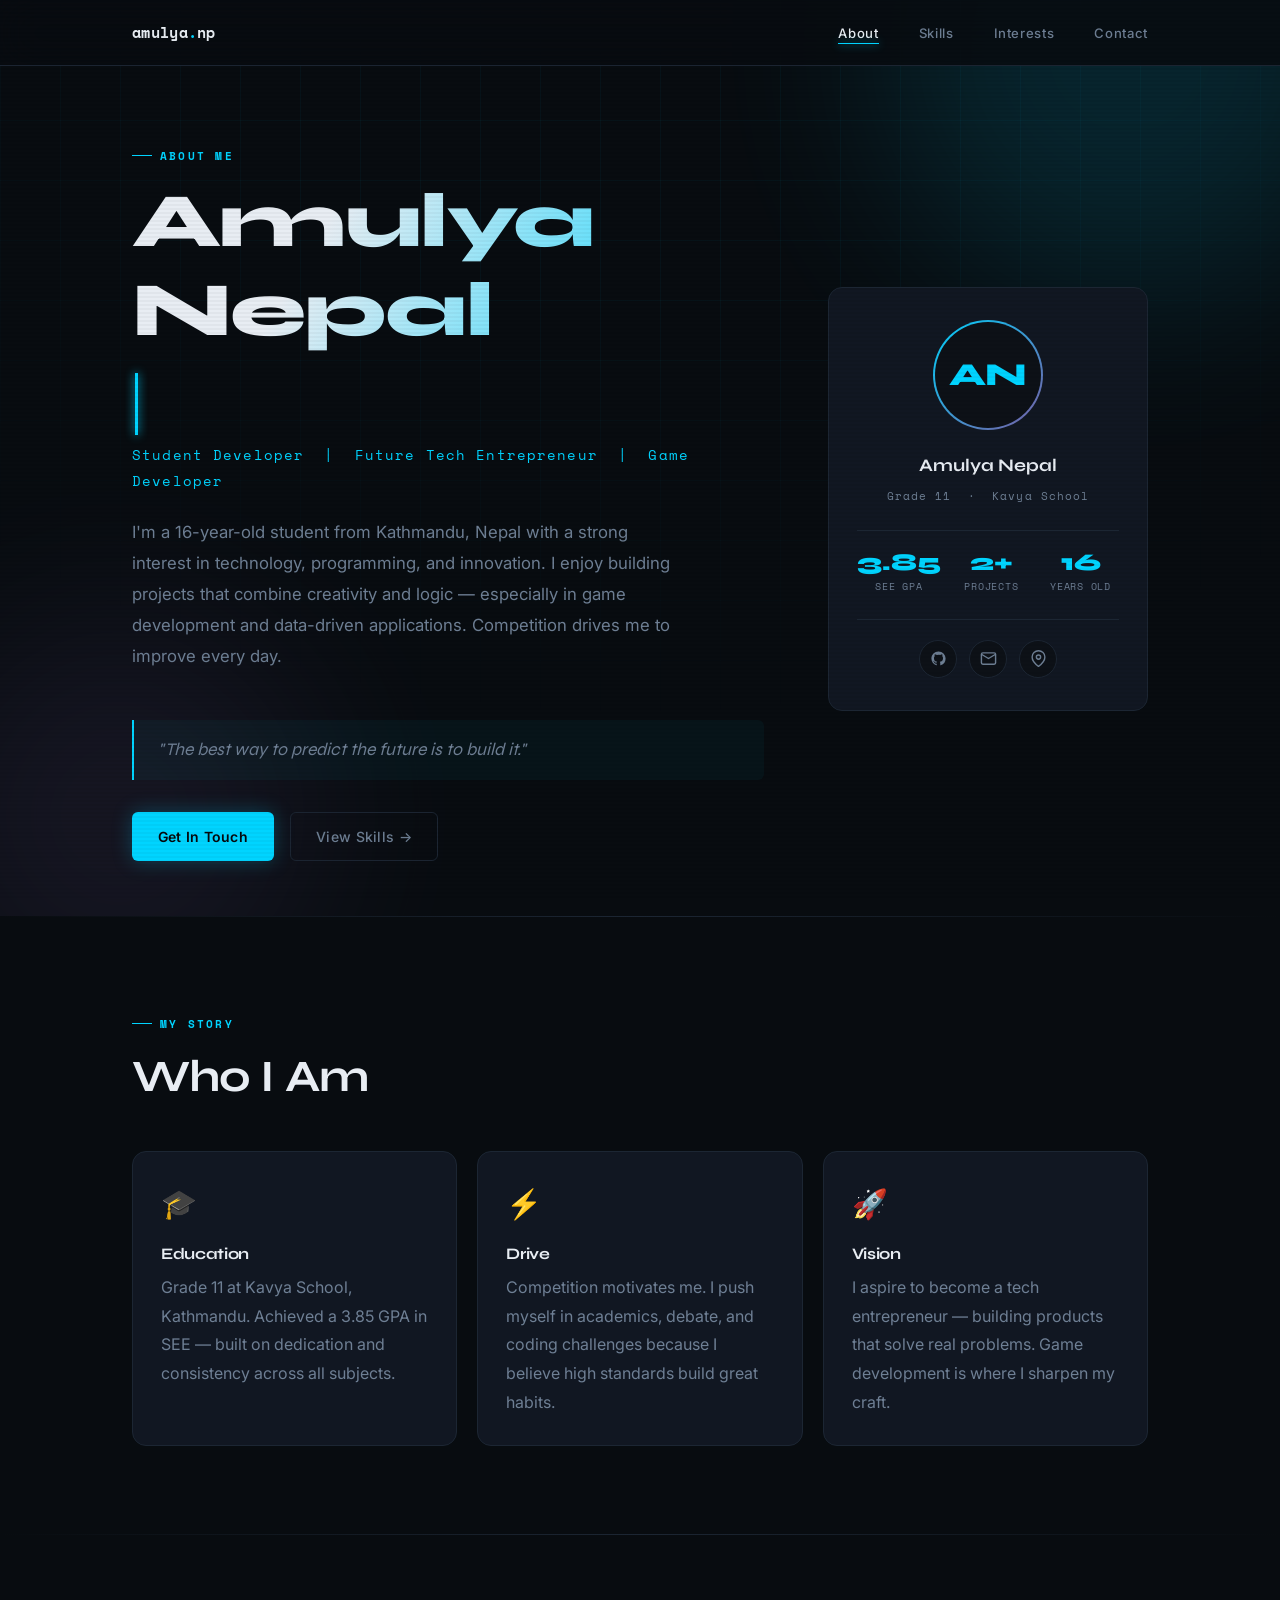
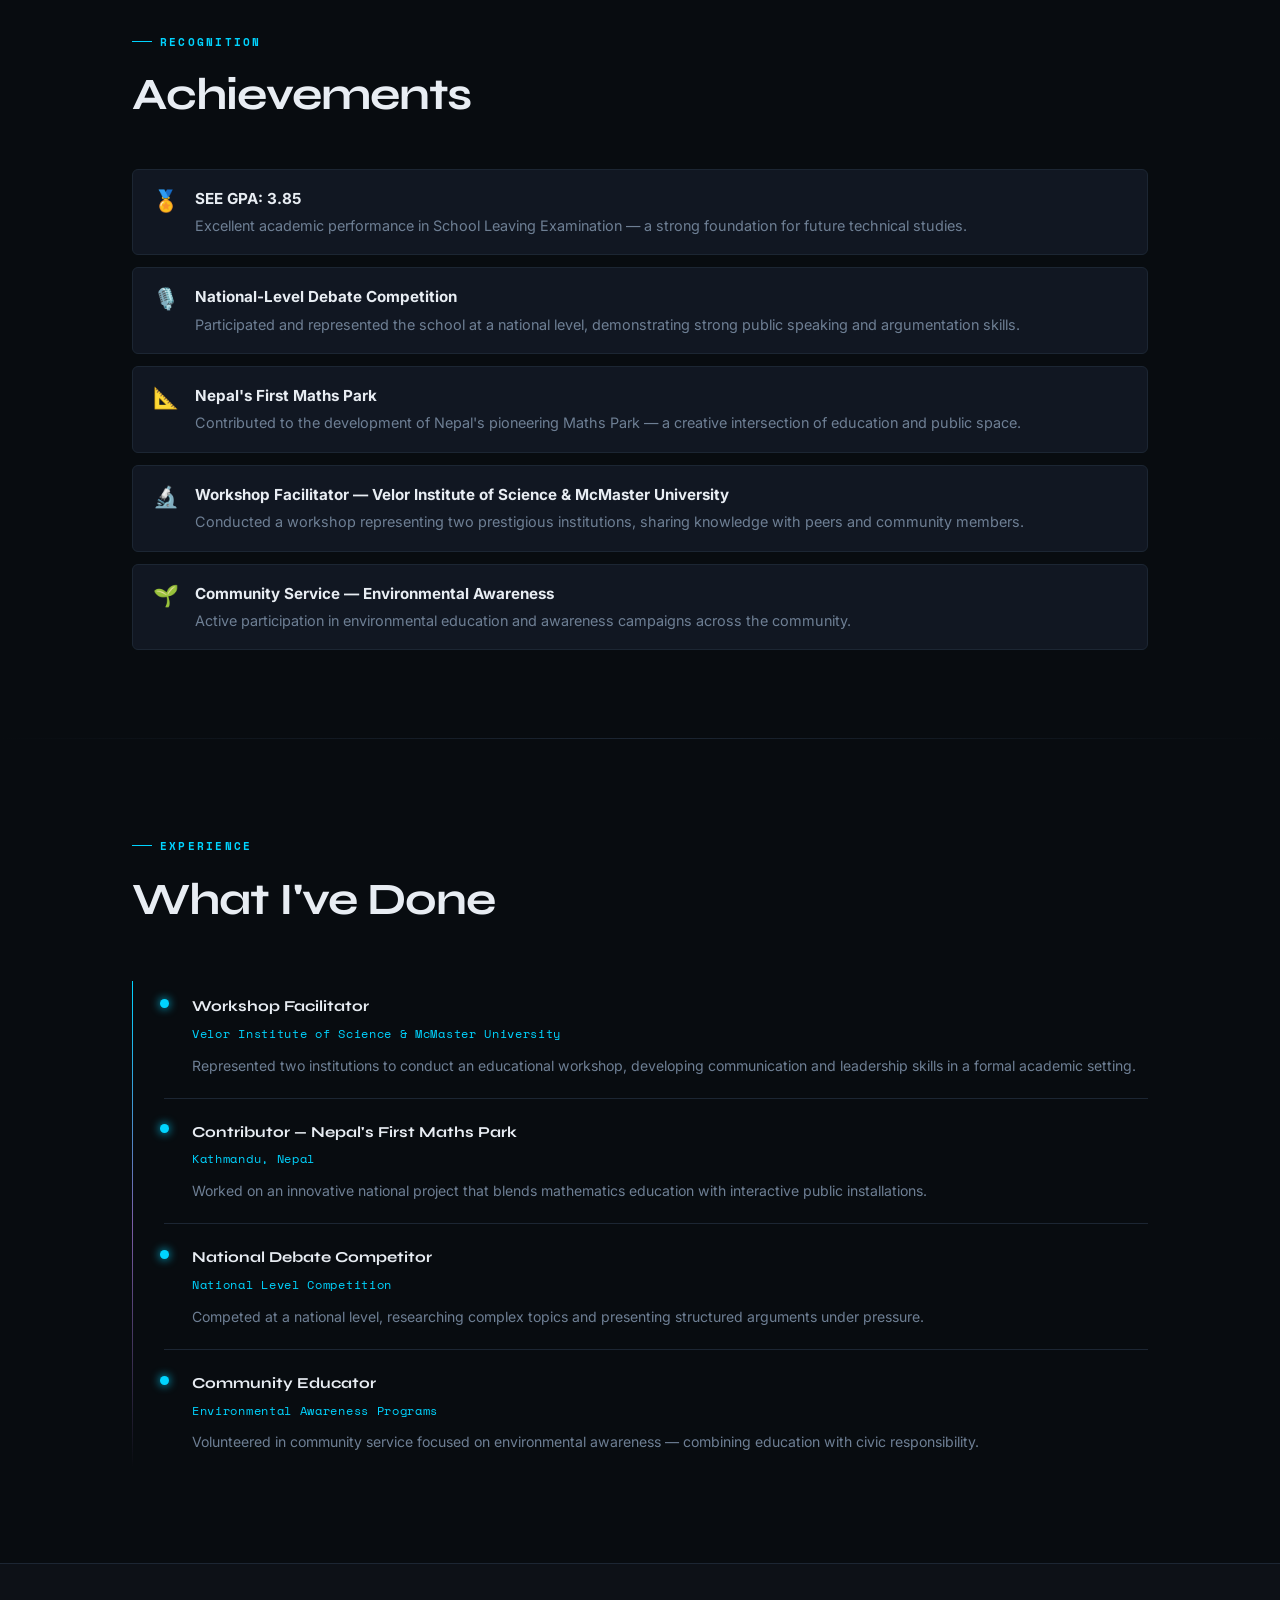
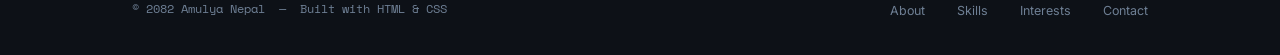
<file: index.html>
<!DOCTYPE html>
<html lang="en">
<head>
  <meta charset="UTF-8" />
  <meta name="viewport" content="width=device-width, initial-scale=1.0" />
  <meta name="description" content="Amulya Nepal — Student Developer, Game Developer, Future Tech Entrepreneur" />
  <title>Amulya Nepal — About</title>

  <!-- EXTERNAL CSS -->
  <link rel="stylesheet" href="styles.css" />
  <link rel="stylesheet" href="about.css" />

  <!-- INTERNAL CSS -->
  <style>
    /* ── Internal: Hero section background grid lines ── */
    .hero-section {
      position: relative;
      overflow: hidden;
    }

    .hero-section::before {
      content: '';
      position: absolute;
      inset: 0;
      background-image:
        linear-gradient(rgba(0,212,255,0.04) 1px, transparent 1px),
        linear-gradient(90deg, rgba(0,212,255,0.04) 1px, transparent 1px);
      background-size: 60px 60px;
      z-index: 0;
      mask-image: radial-gradient(ellipse 80% 80% at 50% 0%, black 40%, transparent 100%);
    }

    .section-header {
      margin-bottom: 3rem;
    }

    .section-header h2 {
      margin-top: 0.4rem;
    }

    /* Experience timeline */
    .timeline {
      display: flex;
      flex-direction: column;
      gap: 0;
      position: relative;
      padding-left: 2rem;
    }

    .timeline::before {
      content: '';
      position: absolute;
      left: 0;
      top: 8px;
      bottom: 8px;
      width: 1px;
      background: linear-gradient(to bottom, var(--accent), var(--accent-2), transparent);
    }

    .timeline-item {
      position: relative;
      padding: 1.25rem 0 1.25rem 1.75rem;
      border-bottom: 1px solid var(--border);
    }

    .timeline-item:last-child {
      border-bottom: none;
    }

    .timeline-item::before {
      content: '';
      position: absolute;
      left: -4.5px;
      top: 1.6rem;
      width: 9px;
      height: 9px;
      border-radius: 50%;
      background: var(--accent);
      box-shadow: 0 0 10px var(--accent);
    }

    .timeline-role {
      font-family: var(--font-head);
      font-size: 0.95rem;
      font-weight: 700;
      color: var(--text);
      margin-bottom: 0.2rem;
    }

    .timeline-org {
      font-family: var(--font-mono);
      font-size: 0.72rem;
      color: var(--accent);
      letter-spacing: 0.06em;
      margin-bottom: 0.5rem;
    }

    .timeline-desc {
      font-size: 0.88rem;
      color: var(--text-sub);
    }

    @media (max-width: 600px) {
      .timeline { padding-left: 1.25rem; }
    }
  </style>
</head>
<body>

  <!-- ═══ NAVIGATION ═══ -->
  <nav class="nav">
    <div class="nav-inner">
      <!-- INLINE CSS on logo for custom letter-spacing tweak -->
      <a href="about.html" class="nav-logo" style="letter-spacing: 0.02em;">amulya<span class="dot">.</span>np</a>
      <ul class="nav-links">
        <li><a href="about.html" class="active">About</a></li>
        <li><a href="skills.html">Skills</a></li>
        <li><a href="interests.html">Interests</a></li>
        <li><a href="contact.html">Contact</a></li>
      </ul>
    </div>
  </nav>

  <main>

    <!-- ═══ HERO ═══ -->
    <section class="hero-section page-top">
      <!-- INLINE CSS on blobs -->
      <div class="blob" style="width:500px;height:500px;background:var(--accent);top:-200px;right:-100px;"></div>
      <div class="blob" style="width:400px;height:400px;background:var(--accent-2);bottom:-100px;left:-80px;"></div>

      <div class="container" style="position:relative;z-index:1;">
        <div class="hero-grid">

          <!-- Left: Text -->
          <div>
            <span class="label au">About Me</span>

            <h1 class="au d1">
              <span class="hero-name">Amulya Nepal</span><span class="hero-cursor"></span>
            </h1>

            <p class="hero-tagline au d2">Student Developer &nbsp;|&nbsp; Future Tech Entrepreneur &nbsp;|&nbsp; Game Developer</p>

            <p class="hero-bio au d3">
              I'm a 16-year-old student from Kathmandu, Nepal with a strong interest in
              technology, programming, and innovation. I enjoy building projects that combine
              creativity and logic — especially in game development and data-driven applications.
              Competition drives me to improve every day.
            </p>

            <blockquote class="quote-block au d4">
              <p>"The best way to predict the future is to build it."</p>
            </blockquote>

            <div class="hero-actions au d5">
              <a href="contact.html" class="btn btn-primary">Get In Touch</a>
              <a href="skills.html" class="btn btn-ghost">View Skills →</a>
            </div>
          </div>

          <!-- Right: Profile Card -->
          <div class="au d2">
            <div class="profile-card">
              <div class="avatar-wrap">
                <div class="avatar-inner">AN</div>
              </div>
              <p class="profile-name">Amulya Nepal</p>
              <p class="profile-role">Grade 11 &nbsp;·&nbsp; Kavya School</p>

              <div class="stat-row">
                <div class="stat-box">
                  <span class="stat-num">3.85</span>
                  <span class="stat-lbl">SEE GPA</span>
                </div>
                <div class="stat-box">
                  <span class="stat-num">2+</span>
                  <span class="stat-lbl">Projects</span>
                </div>
                <div class="stat-box">
                  <span class="stat-num">16</span>
                  <span class="stat-lbl">Years Old</span>
                </div>
              </div>

              <div class="profile-socials">
                <!-- GitHub -->
                <a href="https://github.com/amulyanepal" target="_blank" rel="noopener" class="soc-btn" aria-label="GitHub">
                  <svg width="17" height="17" viewBox="0 0 24 24" fill="currentColor">
                    <path d="M12 2C6.477 2 2 6.484 2 12.017c0 4.425 2.865 8.18 6.839 9.504.5.092.682-.217.682-.483 0-.237-.008-.868-.013-1.703-2.782.605-3.369-1.343-3.369-1.343-.454-1.158-1.11-1.466-1.11-1.466-.908-.62.069-.608.069-.608 1.003.07 1.531 1.032 1.531 1.032.892 1.53 2.341 1.088 2.91.832.092-.647.35-1.088.636-1.338-2.22-.253-4.555-1.113-4.555-4.951 0-1.093.39-1.988 1.029-2.688-.103-.253-.446-1.272.098-2.65 0 0 .84-.27 2.75 1.026A9.564 9.564 0 0112 6.844c.85.004 1.705.115 2.504.337 1.909-1.296 2.747-1.027 2.747-1.027.546 1.379.202 2.398.1 2.651.64.7 1.028 1.595 1.028 2.688 0 3.848-2.339 4.695-4.566 4.943.359.309.678.92.678 1.855 0 1.338-.012 2.419-.012 2.747 0 .268.18.58.688.482A10.019 10.019 0 0022 12.017C22 6.484 17.522 2 12 2z"/>
                  </svg>
                </a>
                <!-- Email -->
                <a href="mailto:amulyanepal@gmail.com" class="soc-btn" aria-label="Email">
                  <svg width="17" height="17" viewBox="0 0 24 24" fill="none" stroke="currentColor" stroke-width="2">
                    <path d="M4 4h16c1.1 0 2 .9 2 2v12c0 1.1-.9 2-2 2H4c-1.1 0-2-.9-2-2V6c0-1.1.9-2 2-2z"/>
                    <polyline points="22,6 12,12 2,6"/>
                  </svg>
                </a>
                <!-- Location pin -->
                <a href="#" class="soc-btn" aria-label="Location">
                  <svg width="17" height="17" viewBox="0 0 24 24" fill="none" stroke="currentColor" stroke-width="2">
                    <path d="M21 10c0 7-9 13-9 13s-9-6-9-13a9 9 0 0 1 18 0z"/>
                    <circle cx="12" cy="10" r="3"/>
                  </svg>
                </a>
              </div>
            </div>
          </div>

        </div>
      </div>
    </section>

    <div class="divider"></div>

    <!-- ═══ STORY ═══ -->
    <section class="section">
      <div class="container">
        <div class="section-header">
          <span class="label">My Story</span>
          <h2>Who I Am</h2>
        </div>

        <div class="about-cards">
          <div class="about-card card">
            <span class="ac-icon">🎓</span>
            <h3>Education</h3>
            <p>Grade 11 at Kavya School, Kathmandu. Achieved a 3.85 GPA in SEE — built on dedication and consistency across all subjects.</p>
          </div>
          <div class="about-card card">
            <span class="ac-icon">⚡</span>
            <h3>Drive</h3>
            <p>Competition motivates me. I push myself in academics, debate, and coding challenges because I believe high standards build great habits.</p>
          </div>
          <div class="about-card card">
            <span class="ac-icon">🚀</span>
            <h3>Vision</h3>
            <p>I aspire to become a tech entrepreneur — building products that solve real problems. Game development is where I sharpen my craft.</p>
          </div>
        </div>
      </div>
    </section>

    <div class="divider"></div>

    <!-- ═══ ACHIEVEMENTS ═══ -->
    <section class="section">
      <div class="container">
        <div class="section-header">
          <span class="label">Recognition</span>
          <h2>Achievements</h2>
        </div>

        <div class="achievement-list">
          <div class="ach-item">
            <span class="ach-icon">🏅</span>
            <div class="ach-text">
              <strong>SEE GPA: 3.85</strong>
              Excellent academic performance in School Leaving Examination — a strong foundation for future technical studies.
            </div>
          </div>
          <div class="ach-item">
            <span class="ach-icon">🎙️</span>
            <div class="ach-text">
              <strong>National-Level Debate Competition</strong>
              Participated and represented the school at a national level, demonstrating strong public speaking and argumentation skills.
            </div>
          </div>
          <div class="ach-item">
            <span class="ach-icon">📐</span>
            <div class="ach-text">
              <strong>Nepal's First Maths Park</strong>
              Contributed to the development of Nepal's pioneering Maths Park — a creative intersection of education and public space.
            </div>
          </div>
          <div class="ach-item">
            <span class="ach-icon">🔬</span>
            <div class="ach-text">
              <strong>Workshop Facilitator — Velor Institute of Science &amp; McMaster University</strong>
              Conducted a workshop representing two prestigious institutions, sharing knowledge with peers and community members.
            </div>
          </div>
          <div class="ach-item">
            <span class="ach-icon">🌱</span>
            <div class="ach-text">
              <strong>Community Service — Environmental Awareness</strong>
              Active participation in environmental education and awareness campaigns across the community.
            </div>
          </div>
        </div>
      </div>
    </section>

    <div class="divider"></div>

    <!-- ═══ EXPERIENCE ═══ -->
    <section class="section">
      <div class="container">
        <div class="section-header">
          <span class="label">Experience</span>
          <h2>What I've Done</h2>
        </div>

        <div class="timeline">
          <div class="timeline-item">
            <p class="timeline-role">Workshop Facilitator</p>
            <p class="timeline-org">Velor Institute of Science &amp; McMaster University</p>
            <p class="timeline-desc">Represented two institutions to conduct an educational workshop, developing communication and leadership skills in a formal academic setting.</p>
          </div>
          <div class="timeline-item">
            <p class="timeline-role">Contributor — Nepal's First Maths Park</p>
            <p class="timeline-org">Kathmandu, Nepal</p>
            <p class="timeline-desc">Worked on an innovative national project that blends mathematics education with interactive public installations.</p>
          </div>
          <div class="timeline-item">
            <p class="timeline-role">National Debate Competitor</p>
            <p class="timeline-org">National Level Competition</p>
            <p class="timeline-desc">Competed at a national level, researching complex topics and presenting structured arguments under pressure.</p>
          </div>
          <div class="timeline-item">
            <p class="timeline-role">Community Educator</p>
            <p class="timeline-org">Environmental Awareness Programs</p>
            <p class="timeline-desc">Volunteered in community service focused on environmental awareness — combining education with civic responsibility.</p>
          </div>
        </div>
      </div>
    </section>

  </main>

  <!-- ═══ FOOTER ═══ -->
  <footer class="footer">
    <div class="container">
      <div class="footer-inner">
        <p class="footer-copy">© 2082 Amulya Nepal &nbsp;—&nbsp; Built with HTML &amp; CSS</p>
        <ul class="footer-links">
          <li><a href="about.html">About</a></li>
          <li><a href="skills.html">Skills</a></li>
          <li><a href="interests.html">Interests</a></li>
          <li><a href="contact.html">Contact</a></li>
        </ul>
      </div>
    </div>
  </footer>

</body>
</html>
</file>
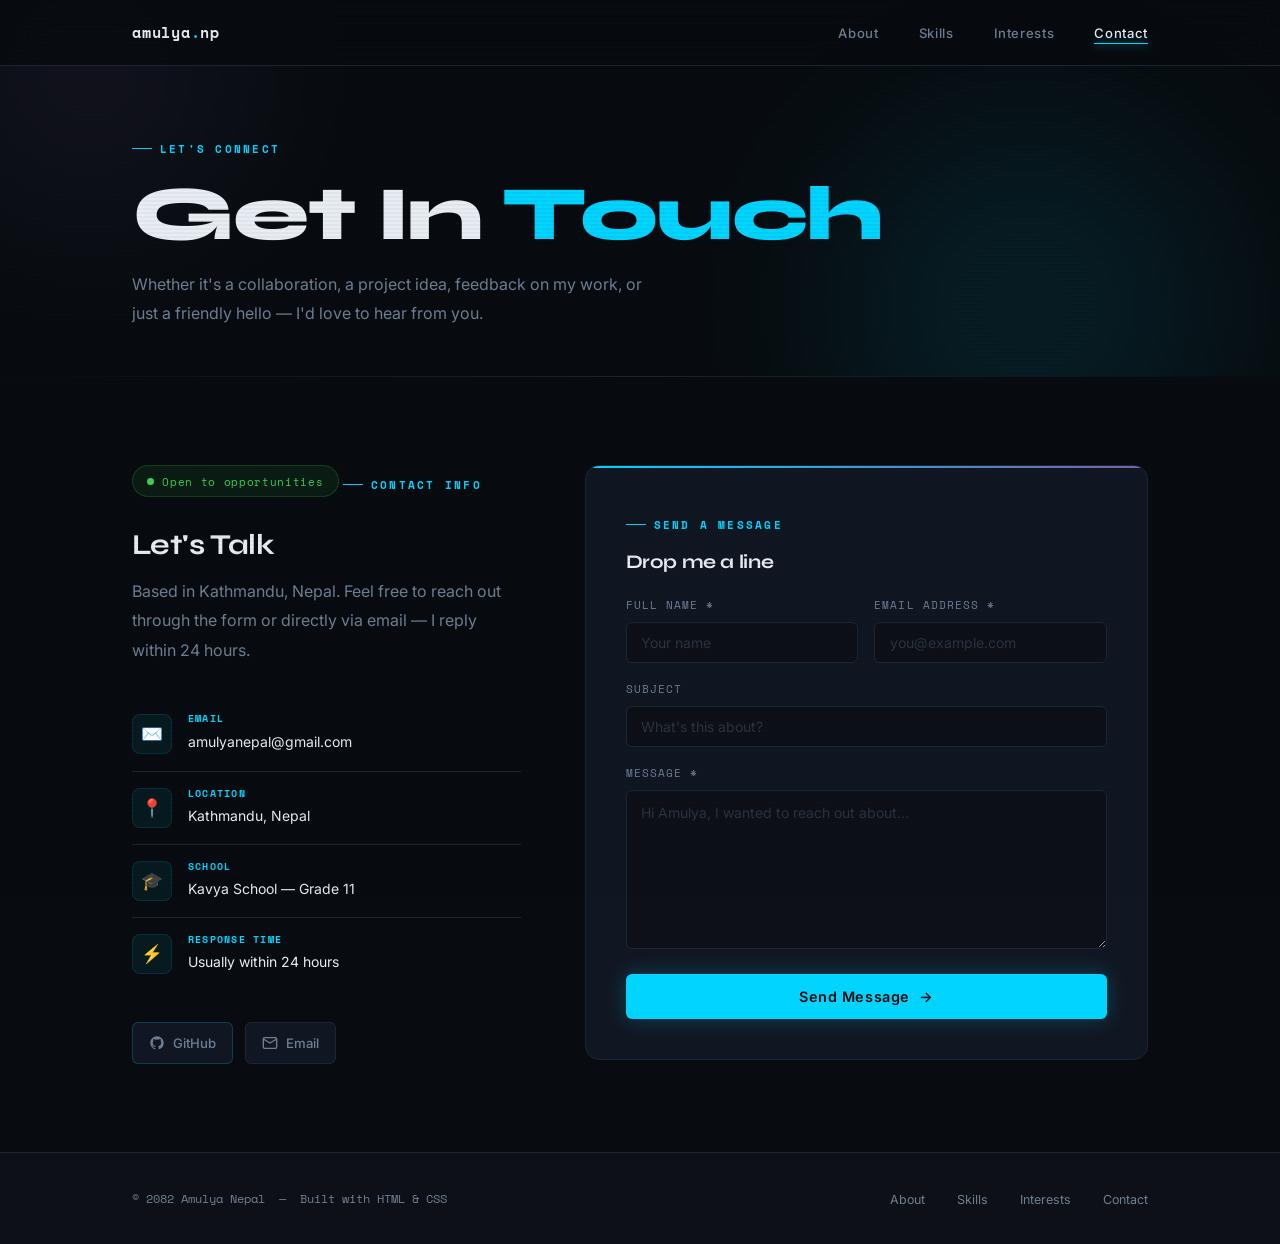
<file: contact.html>
<!DOCTYPE html>
<html lang="en">
<head>
  <meta charset="UTF-8" />
  <meta name="viewport" content="width=device-width, initial-scale=1.0" />
  <meta name="description" content="Contact — Amulya Nepal's Portfolio" />
  <title>Amulya Nepal — Contact</title>

  <!-- EXTERNAL CSS -->
  <link rel="stylesheet" href="styles.css" />
  <link rel="stylesheet" href="contact.css" />

  <!-- INTERNAL CSS -->
  <style>
    /* ── Internal: availability badge ── */
    .avail-badge {
      display: inline-flex;
      align-items: center;
      gap: 0.5rem;
      padding: 0.35rem 0.9rem;
      background: rgba(57,211,83,0.08);
      border: 1px solid rgba(57,211,83,0.2);
      border-radius: 999px;
      font-family: var(--font-mono);
      font-size: 0.7rem;
      color: var(--green);
      letter-spacing: 0.06em;
      margin-bottom: 1.5rem;
    }

    .avail-dot {
      width: 7px;
      height: 7px;
      border-radius: 50%;
      background: var(--green);
      animation: pulse-glow 2s ease-in-out infinite;
    }

    /* hero h1 small text below */
    .contact-subhead {
      font-size: 1rem;
      color: var(--text-sub);
      margin-top: 0.75rem;
      max-width: 520px;
    }
  </style>
</head>
<body>

  <!-- ═══ NAV ═══ -->
  <nav class="nav">
    <div class="nav-inner">
      <a href="about.html" class="nav-logo">amulya<span class="dot">.</span>np</a>
      <ul class="nav-links">
        <li><a href="about.html">About</a></li>
        <li><a href="skills.html">Skills</a></li>
        <li><a href="interests.html">Interests</a></li>
        <li><a href="contact.html" class="active">Contact</a></li>
      </ul>
    </div>
  </nav>

  <main>

    <!-- ═══ HERO ═══ -->
    <section class="page-top" style="position:relative;overflow:hidden;">
      <!-- INLINE CSS on glow blobs -->
      <div class="blob" style="width:380px;height:380px;background:var(--accent);bottom:-120px;right:5%;opacity:0.09;"></div>
      <div class="blob" style="width:300px;height:300px;background:var(--accent-2);top:-80px;left:-60px;opacity:0.1;"></div>

      <div class="container" style="position:relative;z-index:1;">
        <span class="label au">Let's Connect</span>
        <h1 class="au d1">Get In <em style="color:var(--accent);font-style:normal;">Touch</em></h1>
        <p class="contact-subhead au d2">
          Whether it's a collaboration, a project idea, feedback on my work,
          or just a friendly hello — I'd love to hear from you.
        </p>
      </div>
    </section>

    <div class="divider"></div>

    <!-- ═══ MAIN CONTACT SECTION ═══ -->
    <section class="section">
      <div class="container">
        <div class="contact-layout">

          <!-- ── LEFT: Info ── -->
          <div>
            <div class="avail-badge">
              <div class="avail-dot"></div>
              Open to opportunities
            </div>

            <span class="label">Contact Info</span>
            <h2 style="margin-top:0.4rem;margin-bottom:1rem;font-size:1.8rem;">Let's Talk</h2>
            <p class="contact-blurb">
              Based in Kathmandu, Nepal. Feel free to reach out through the form
              or directly via email — I reply within 24 hours.
            </p>

            <!-- Info List -->
            <div class="info-list">
              <div class="info-row">
                <div class="info-ico">✉️</div>
                <div class="info-detail">
                  <h4>Email</h4>
                  <a href="mailto:amulyanepal@gmail.com">amulyanepal@gmail.com</a>
                </div>
              </div>

              <div class="info-row">
                <div class="info-ico">📍</div>
                <div class="info-detail">
                  <h4>Location</h4>
                  <p>Kathmandu, Nepal</p>
                </div>
              </div>

              <div class="info-row">
                <div class="info-ico">🎓</div>
                <div class="info-detail">
                  <h4>School</h4>
                  <p>Kavya School — Grade 11</p>
                </div>
              </div>

              <div class="info-row">
                <div class="info-ico">⚡</div>
                <div class="info-detail">
                  <h4>Response Time</h4>
                  <p>Usually within 24 hours</p>
                </div>
              </div>
            </div>

            <!-- Social Chips -->
            <div class="social-bar">
              <a href="https://github.com/amulyanepal" target="_blank" rel="noopener" class="soc-chip"
                 style="border-color: rgba(0,212,255,0.2);">
                <svg width="16" height="16" viewBox="0 0 24 24" fill="currentColor">
                  <path d="M12 2C6.477 2 2 6.484 2 12.017c0 4.425 2.865 8.18 6.839 9.504.5.092.682-.217.682-.483 0-.237-.008-.868-.013-1.703-2.782.605-3.369-1.343-3.369-1.343-.454-1.158-1.11-1.466-1.11-1.466-.908-.62.069-.608.069-.608 1.003.07 1.531 1.032 1.531 1.032.892 1.53 2.341 1.088 2.91.832.092-.647.35-1.088.636-1.338-2.22-.253-4.555-1.113-4.555-4.951 0-1.093.39-1.988 1.029-2.688-.103-.253-.446-1.272.098-2.65 0 0 .84-.27 2.75 1.026A9.564 9.564 0 0112 6.844c.85.004 1.705.115 2.504.337 1.909-1.296 2.747-1.027 2.747-1.027.546 1.379.202 2.398.1 2.651.64.7 1.028 1.595 1.028 2.688 0 3.848-2.339 4.695-4.566 4.943.359.309.678.92.678 1.855 0 1.338-.012 2.419-.012 2.747 0 .268.18.58.688.482A10.019 10.019 0 0022 12.017C22 6.484 17.522 2 12 2z"/>
                </svg>
                GitHub
              </a>
              <a href="mailto:amulyanepal@gmail.com" class="soc-chip">
                <svg width="16" height="16" viewBox="0 0 24 24" fill="none" stroke="currentColor" stroke-width="2">
                  <path d="M4 4h16c1.1 0 2 .9 2 2v12c0 1.1-.9 2-2 2H4c-1.1 0-2-.9-2-2V6c0-1.1.9-2 2-2z"/>
                  <polyline points="22,6 12,12 2,6"/>
                </svg>
                Email
              </a>
            </div>
          </div>

          <!-- ── RIGHT: Form ── -->
          <div>
            <div class="form-card">
              <span class="label">Send a Message</span>
              <h3 style="color:var(--text);margin-top:0.3rem;margin-bottom:1.5rem;">Drop me a line</h3>

              <!-- CONTACT FORM (Requirement) -->
              <form id="contactForm" action="#" method="POST" onsubmit="submitForm(event)">

                <div class="form-pair">
                  <div class="f-group">
                    <label for="fname" class="f-label">Full Name *</label>
                    <input
                      type="text"
                      id="fname"
                      name="name"
                      class="f-input"
                      placeholder="Your name"
                      required
                    />
                  </div>
                  <div class="f-group">
                    <label for="femail" class="f-label">Email Address *</label>
                    <input
                      type="email"
                      id="femail"
                      name="email"
                      class="f-input"
                      placeholder="you@example.com"
                      required
                    />
                  </div>
                </div>

                <div class="f-group">
                  <label for="fsubject" class="f-label">Subject</label>
                  <input
                    type="text"
                    id="fsubject"
                    name="subject"
                    class="f-input"
                    placeholder="What's this about?"
                  />
                </div>

                <div class="f-group">
                  <label for="fmessage" class="f-label">Message *</label>
                  <textarea
                    id="fmessage"
                    name="message"
                    class="f-input f-textarea"
                    placeholder="Hi Amulya, I wanted to reach out about..."
                    rows="6"
                    required
                  ></textarea>
                </div>

                <!-- INLINE CSS on submit for extra spacing -->
                <button type="submit" class="btn btn-primary submit-btn" style="margin-top:0.5rem;">
                  Send Message &nbsp;→
                </button>

              </form>

              <!-- Success State -->
              <div class="form-success" id="successState">
                <span class="success-ico">✅</span>
                <h3>Message Sent!</h3>
                <p>Thanks for reaching out. I'll get back to you within 24 hours.</p>
              </div>

            </div>
          </div>

        </div>
      </div>
    </section>

  </main>

  <footer class="footer">
    <div class="container">
      <div class="footer-inner">
        <p class="footer-copy">© 2082 Amulya Nepal &nbsp;—&nbsp; Built with HTML &amp; CSS</p>
        <ul class="footer-links">
          <li><a href="about.html">About</a></li>
          <li><a href="skills.html">Skills</a></li>
          <li><a href="interests.html">Interests</a></li>
          <li><a href="contact.html">Contact</a></li>
        </ul>
      </div>
    </div>
  </footer>

  <!-- Vanilla JS only — no external libraries (requirement compliant) -->
  <script>
    function submitForm(e) {
      e.preventDefault();
      document.getElementById('contactForm').style.display = 'none';
      document.getElementById('successState').style.display = 'block';
    }
  </script>

</body>
</html>
</file>
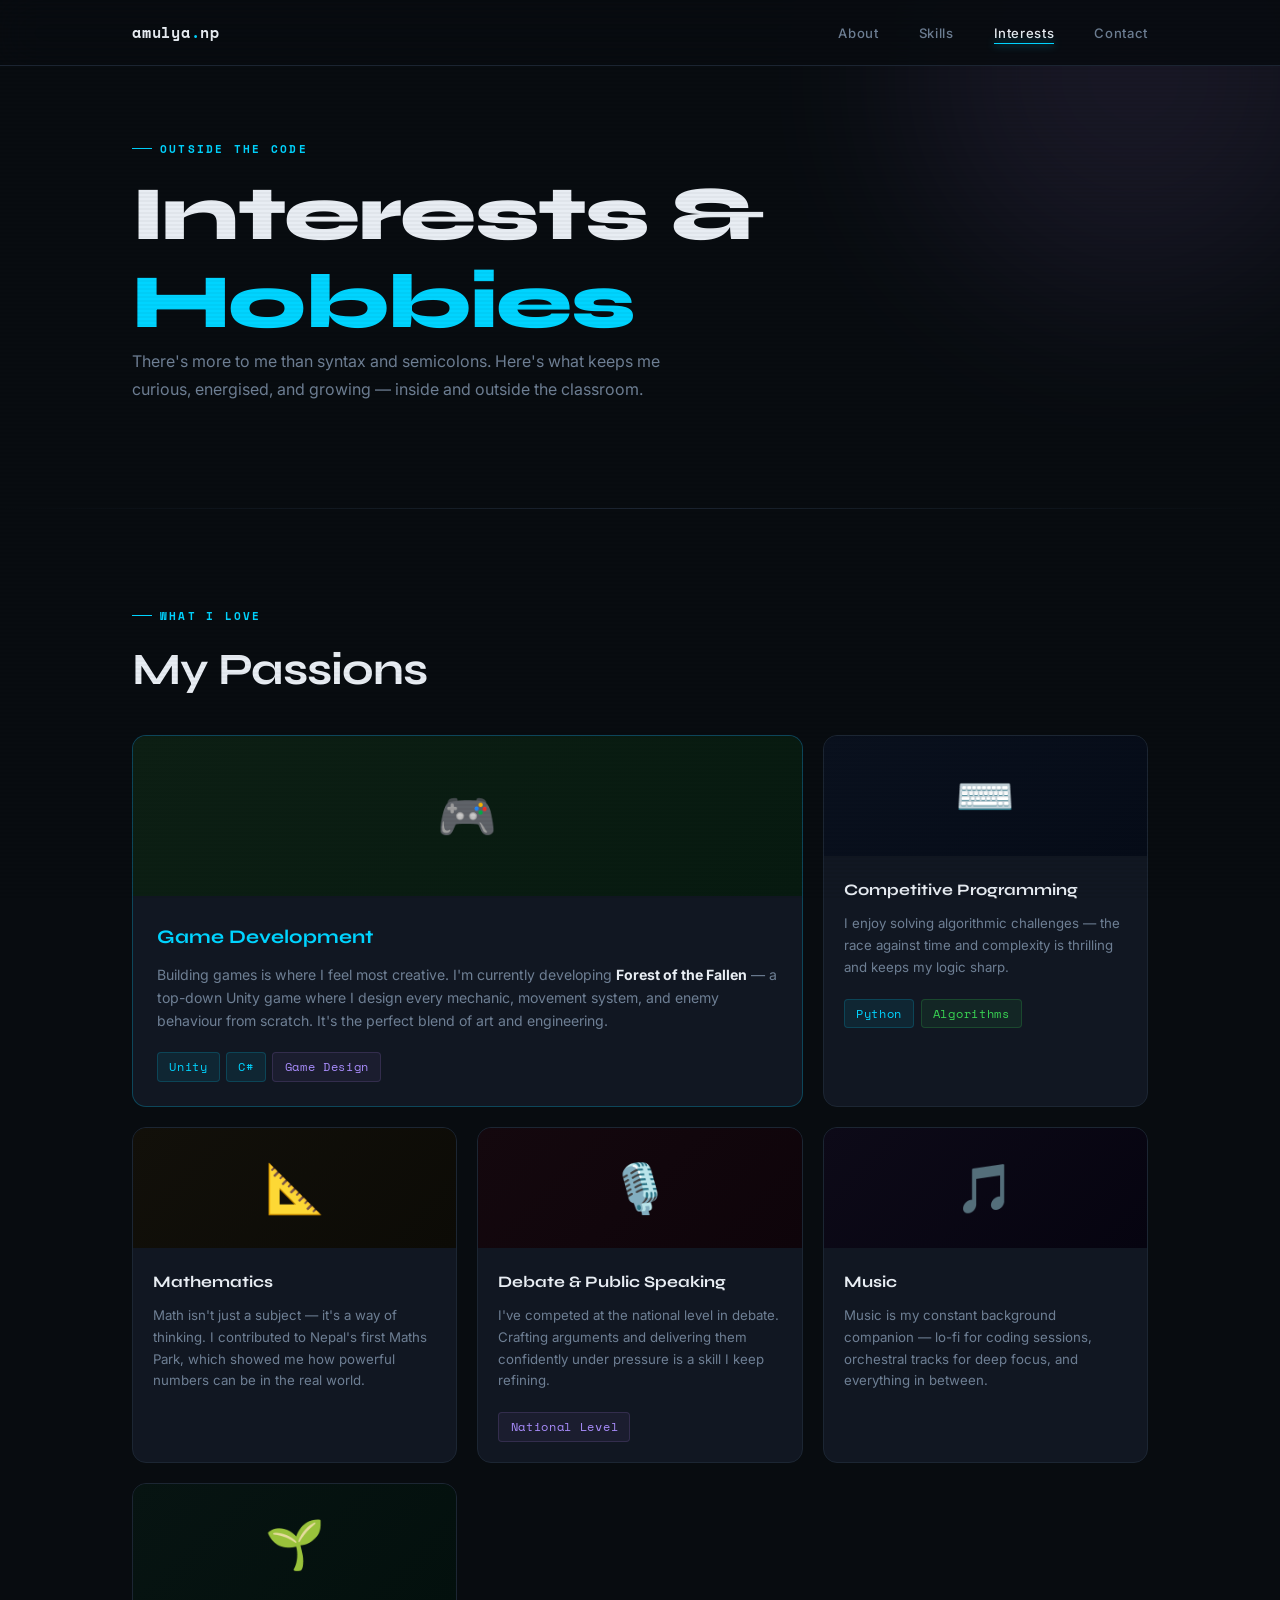
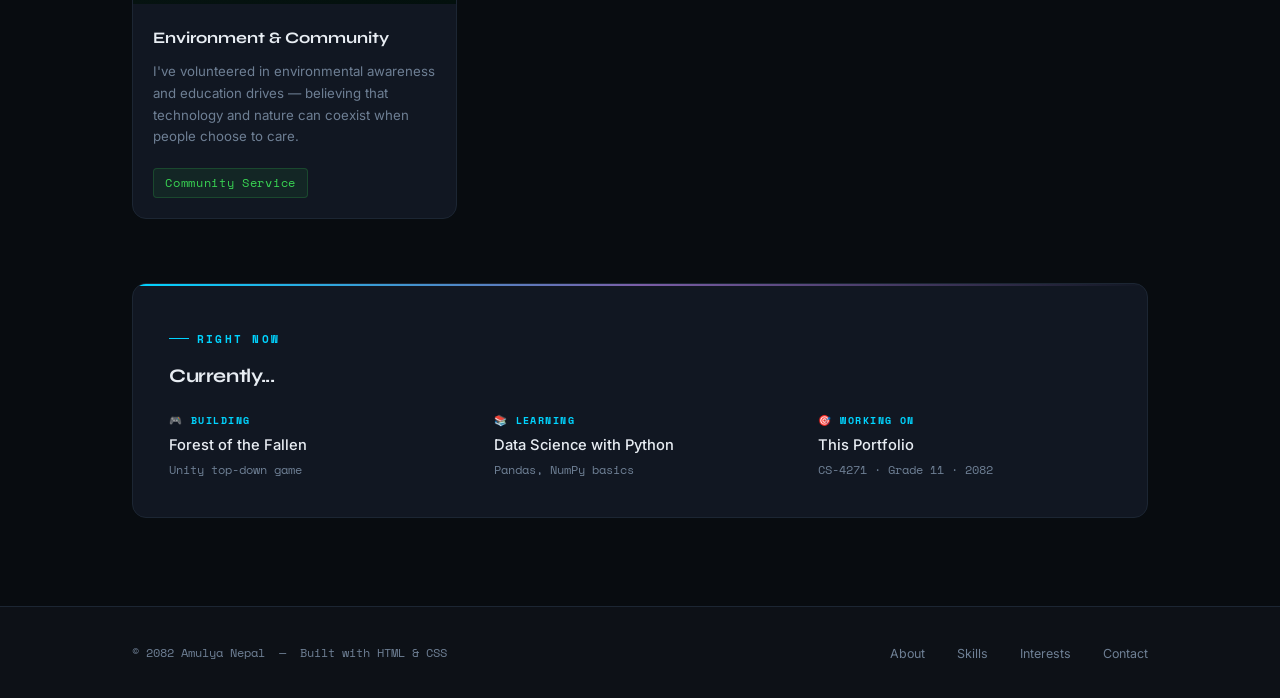
<file: interests.html>
<!DOCTYPE html>
<html lang="en">
<head>
  <meta charset="UTF-8" />
  <meta name="viewport" content="width=device-width, initial-scale=1.0" />
  <meta name="description" content="Interests — Amulya Nepal's Portfolio" />
  <title>Amulya Nepal — Interests</title>

  <!-- EXTERNAL CSS -->
  <link rel="stylesheet" href="styles.css" />
  <link rel="stylesheet" href="interests.css" />

  <!-- INTERNAL CSS -->
  <style>
    /* ── Internal: page intro paragraph width limit ── */
    .interests-intro {
      max-width: 580px;
      margin-bottom: 3.5rem;
    }

    /* hobby thumb gradient helpers */
    .thumb-game    { background: linear-gradient(135deg, #0d1f14, #071a10); }
    .thumb-code    { background: linear-gradient(135deg, #0a111e, #060c18); }
    .thumb-math    { background: linear-gradient(135deg, #12100a, #0c0b06); }
    .thumb-debate  { background: linear-gradient(135deg, #14080e, #0e040a); }
    .thumb-music   { background: linear-gradient(135deg, #0d0a18, #060410); }
    .thumb-nature  { background: linear-gradient(135deg, #071412, #03100d); }

    /* accent stripe on featured card */
    .hobby-card.featured {
      border-color: rgba(0,212,255,0.25);
      grid-column: span 2;
    }

    .hobby-card.featured .hobby-thumb {
      height: 160px;
    }

    .hobby-card.featured .hobby-body {
      padding: 1.5rem;
    }

    .hobby-card.featured .hobby-name {
      font-size: 1.2rem;
    }

    .hobby-card.featured .hobby-desc {
      font-size: 0.88rem;
    }

    /* hobby link */
    .hobby-link {
      display: inline-flex;
      align-items: center;
      gap: 0.35rem;
      margin-top: auto;
      padding-top: 0.75rem;
      font-family: var(--font-mono);
      font-size: 0.7rem;
      color: var(--accent);
      letter-spacing: 0.06em;
      transition: gap var(--t) var(--ease);
    }
    .hobby-link:hover { gap: 0.6rem; }

    @media (max-width: 860px) {
      .hobby-card.featured { grid-column: span 1; }
    }
  </style>
</head>
<body>

  <!-- ═══ NAV ═══ -->
  <nav class="nav">
    <div class="nav-inner">
      <a href="about.html" class="nav-logo">amulya<span class="dot">.</span>np</a>
      <ul class="nav-links">
        <li><a href="about.html">About</a></li>
        <li><a href="skills.html">Skills</a></li>
        <li><a href="interests.html" class="active">Interests</a></li>
        <li><a href="contact.html">Contact</a></li>
      </ul>
    </div>
  </nav>

  <main>

    <!-- ═══ HERO ═══ -->
    <section class="page-top" style="position:relative;overflow:hidden;">
      <!-- INLINE CSS blobs -->
      <div class="blob" style="width:450px;height:450px;background:var(--accent-2);top:-150px;right:-80px;opacity:0.14;"></div>
      <div class="container" style="position:relative;z-index:1;">
        <span class="label au">Outside the Code</span>
        <h1 class="au d1">Interests &amp; <em style="color:var(--accent);font-style:normal;">Hobbies</em></h1>
        <p class="interests-intro au d2">
          There's more to me than syntax and semicolons. Here's what keeps me curious,
          energised, and growing — inside and outside the classroom.
        </p>
      </div>
    </section>

    <div class="divider"></div>

    <!-- ═══ HOBBY CARDS ═══ -->
    <section class="section">
      <div class="container">
        <span class="label">What I Love</span>
        <h2 style="margin-top:0.4rem;margin-bottom:2.5rem;">My Passions</h2>

        <div class="hobby-grid">

          <!-- Featured: Game Dev -->
          <div class="hobby-card card featured">
            <div class="hobby-thumb thumb-game">
              <span class="hobby-emoji">🎮</span>
            </div>
            <div class="hobby-body">
              <!-- INLINE CSS: border-top accent on featured name -->
              <p class="hobby-name" style="color:var(--accent);">Game Development</p>
              <p class="hobby-desc">
                Building games is where I feel most creative. I'm currently developing
                <strong style="color:var(--text);">Forest of the Fallen</strong> — a top-down Unity game where
                I design every mechanic, movement system, and enemy behaviour from scratch.
                It's the perfect blend of art and engineering.
              </p>
              <div style="display:flex;flex-wrap:wrap;gap:0.4rem;margin-top:0.75rem;">
                <span class="tag">Unity</span>
                <span class="tag">C#</span>
                <span class="tag tag-purple">Game Design</span>
              </div>
            </div>
          </div>

          <!-- Competitive Programming / Problem Solving -->
          <div class="hobby-card card">
            <div class="hobby-thumb thumb-code">
              <span class="hobby-emoji">⌨️</span>
            </div>
            <div class="hobby-body">
              <p class="hobby-name">Competitive Programming</p>
              <p class="hobby-desc">I enjoy solving algorithmic challenges — the race against time and complexity is thrilling and keeps my logic sharp.</p>
              <div style="display:flex;flex-wrap:wrap;gap:0.4rem;margin-top:0.75rem;">
                <span class="tag">Python</span>
                <span class="tag tag-green">Algorithms</span>
              </div>
            </div>
          </div>

          <!-- Mathematics -->
          <div class="hobby-card card">
            <div class="hobby-thumb thumb-math">
              <span class="hobby-emoji">📐</span>
            </div>
            <div class="hobby-body">
              <p class="hobby-name">Mathematics</p>
              <p class="hobby-desc">
                Math isn't just a subject — it's a way of thinking. I contributed to Nepal's first Maths Park,
                which showed me how powerful numbers can be in the real world.
              </p>
            </div>
          </div>

          <!-- Debate -->
          <div class="hobby-card card">
            <div class="hobby-thumb thumb-debate">
              <span class="hobby-emoji">🎙️</span>
            </div>
            <div class="hobby-body">
              <p class="hobby-name">Debate &amp; Public Speaking</p>
              <p class="hobby-desc">
                I've competed at the national level in debate. Crafting arguments and delivering them confidently
                under pressure is a skill I keep refining.
              </p>
              <div style="display:flex;flex-wrap:wrap;gap:0.4rem;margin-top:0.75rem;">
                <span class="tag tag-purple">National Level</span>
              </div>
            </div>
          </div>

          <!-- Music -->
          <div class="hobby-card card">
            <div class="hobby-thumb thumb-music">
              <span class="hobby-emoji">🎵</span>
            </div>
            <div class="hobby-body">
              <p class="hobby-name">Music</p>
              <p class="hobby-desc">
                Music is my constant background companion — lo-fi for coding sessions, orchestral tracks
                for deep focus, and everything in between.
              </p>
            </div>
          </div>

          <!-- Environment / Community -->
          <div class="hobby-card card">
            <div class="hobby-thumb thumb-nature">
              <span class="hobby-emoji">🌱</span>
            </div>
            <div class="hobby-body">
              <p class="hobby-name">Environment &amp; Community</p>
              <p class="hobby-desc">
                I've volunteered in environmental awareness and education drives — believing that
                technology and nature can coexist when people choose to care.
              </p>
              <div style="display:flex;flex-wrap:wrap;gap:0.4rem;margin-top:0.75rem;">
                <span class="tag tag-green">Community Service</span>
              </div>
            </div>
          </div>

        </div><!-- /.hobby-grid -->

        <!-- ── Currently Box ── -->
        <div class="currently-box">
          <span class="label">Right Now</span>
          <h3 style="color:var(--text);margin-top:0.3rem;">Currently...</h3>
          <div class="currently-grid">
            <div class="cur-item">
              <h4>🎮 Building</h4>
              <p class="cur-main">Forest of the Fallen</p>
              <p class="cur-sub">Unity top-down game</p>
            </div>
            <div class="cur-item">
              <h4>📚 Learning</h4>
              <p class="cur-main">Data Science with Python</p>
              <p class="cur-sub">Pandas, NumPy basics</p>
            </div>
            <div class="cur-item">
              <h4>🎯 Working on</h4>
              <p class="cur-main">This Portfolio</p>
              <p class="cur-sub">CS-4271 · Grade 11 · 2082</p>
            </div>
          </div>
        </div>

      </div>
    </section>

  </main>

  <footer class="footer">
    <div class="container">
      <div class="footer-inner">
        <p class="footer-copy">© 2082 Amulya Nepal &nbsp;—&nbsp; Built with HTML &amp; CSS</p>
        <ul class="footer-links">
          <li><a href="about.html">About</a></li>
          <li><a href="skills.html">Skills</a></li>
          <li><a href="interests.html">Interests</a></li>
          <li><a href="contact.html">Contact</a></li>
        </ul>
      </div>
    </div>
  </footer>

</body>
</html>
</file>
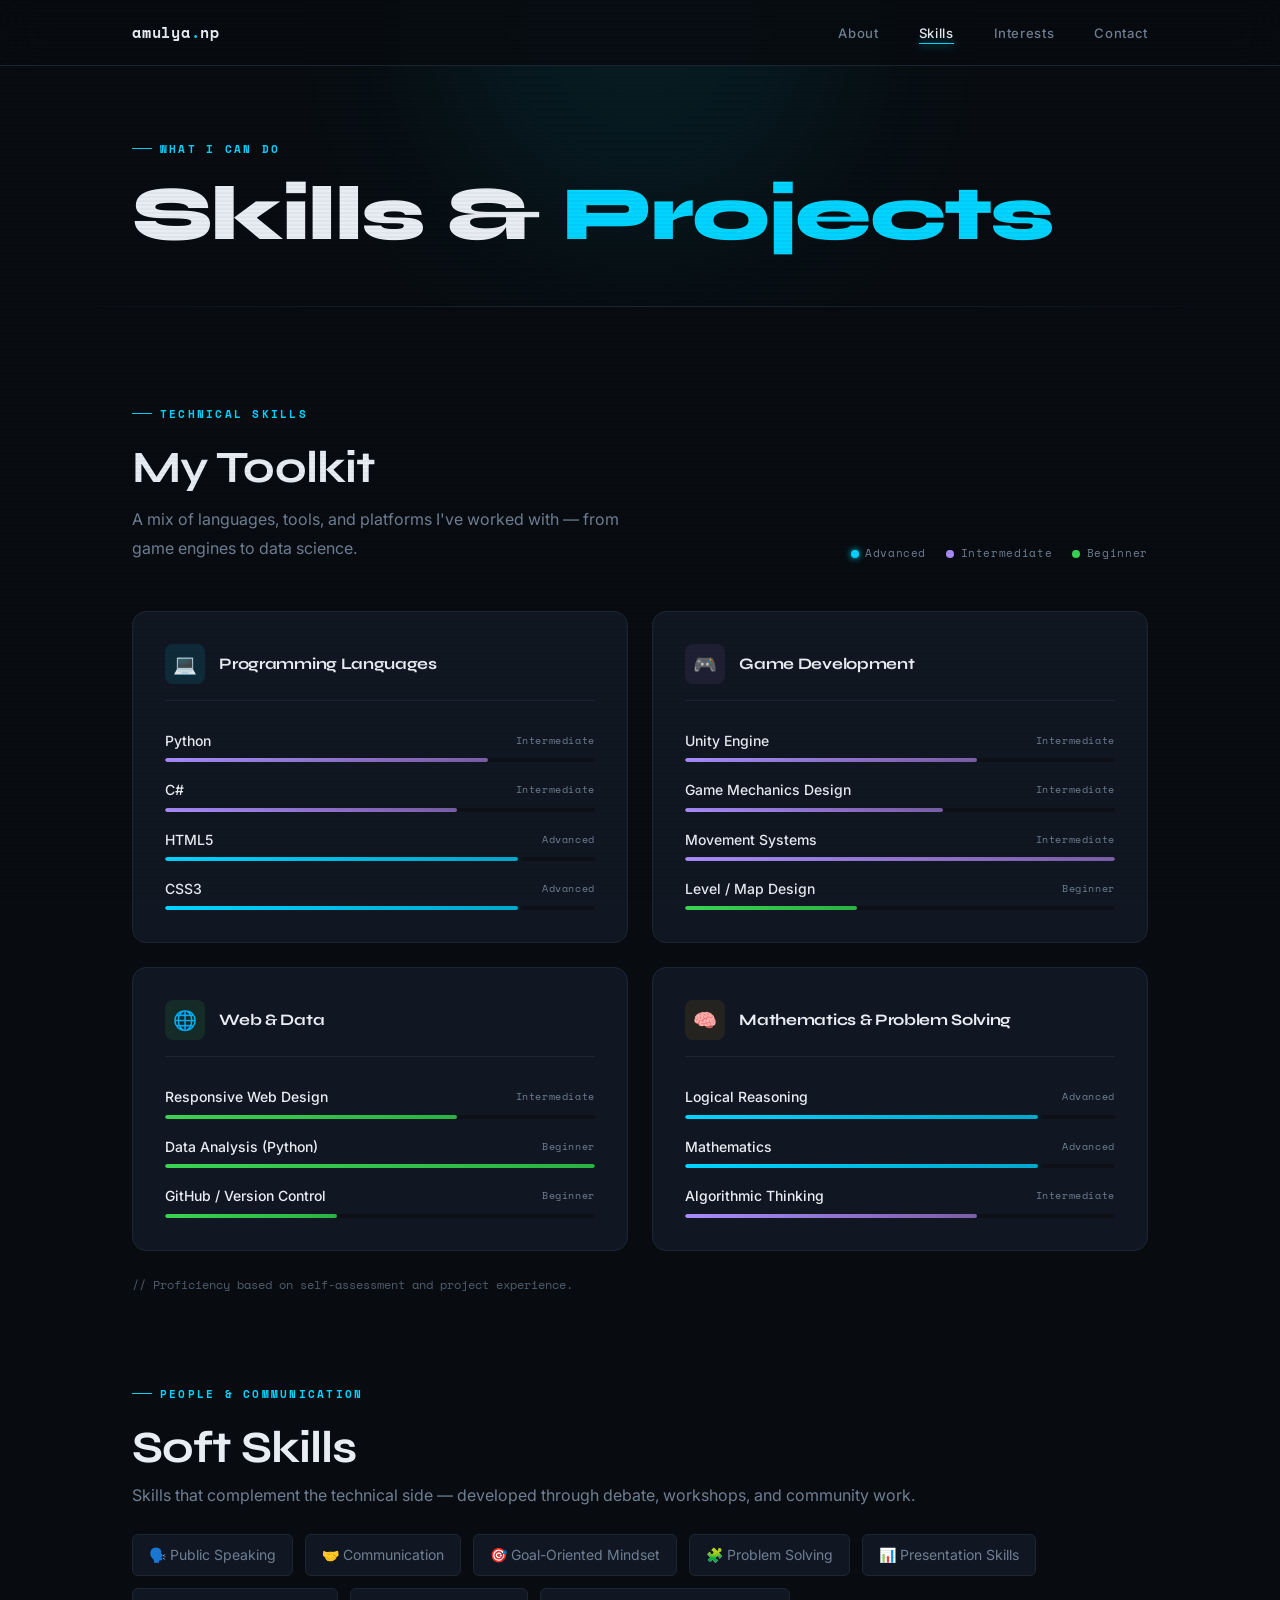
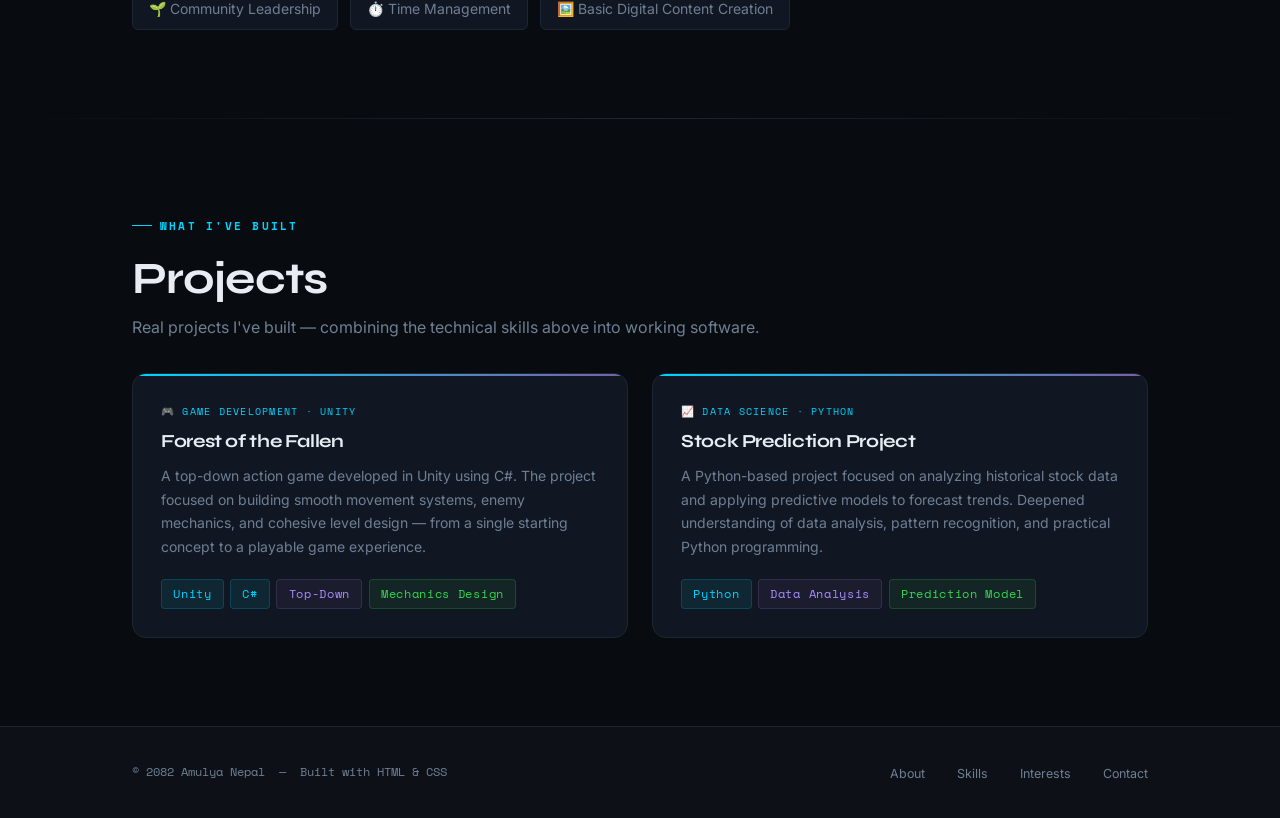
<file: skills.html>
<!DOCTYPE html>
<html lang="en">
<head>
  <meta charset="UTF-8" />
  <meta name="viewport" content="width=device-width, initial-scale=1.0" />
  <meta name="description" content="Skills — Amulya Nepal's Portfolio" />
  <title>Amulya Nepal — Skills</title>

  <!-- EXTERNAL CSS -->
  <link rel="stylesheet" href="styles.css" />
  <link rel="stylesheet" href="skills.css" />

  <!-- INTERNAL CSS -->
  <style>
    /* ── Internal: legend + intro layout ── */
    .skills-intro-wrap {
      display: flex;
      align-items: flex-end;
      justify-content: space-between;
      flex-wrap: wrap;
      gap: 1.5rem;
      margin-bottom: 3rem;
    }

    .skills-intro-text {
      max-width: 520px;
    }

    .legend {
      display: flex;
      gap: 1.25rem;
      flex-wrap: wrap;
    }

    .legend-item {
      display: flex;
      align-items: center;
      gap: 0.4rem;
      font-family: var(--font-mono);
      font-size: 0.68rem;
      color: var(--text-sub);
      letter-spacing: 0.06em;
    }

    .ldot {
      width: 8px; height: 8px;
      border-radius: 50%;
    }

    .ldot-cyan   { background: var(--accent); box-shadow: 0 0 6px var(--accent); }
    .ldot-purple { background: #a78bfa; }
    .ldot-green  { background: var(--green); }

    /* ── section spacer ── */
    .section-gap { margin-top: 5rem; }

    /* proficiency note */
    .prof-note {
      font-family: var(--font-mono);
      font-size: 0.72rem;
      color: var(--text-sub);
      margin-top: 1.5rem;
      opacity: 0.7;
    }
  </style>
</head>
<body>

  <!-- ═══ NAV ═══ -->
  <nav class="nav">
    <div class="nav-inner">
      <a href="about.html" class="nav-logo">amulya<span class="dot">.</span>np</a>
      <ul class="nav-links">
        <li><a href="about.html">About</a></li>
        <li><a href="skills.html" class="active">Skills</a></li>
        <li><a href="interests.html">Interests</a></li>
        <li><a href="contact.html">Contact</a></li>
      </ul>
    </div>
  </nav>

  <main>

    <!-- ═══ PAGE HERO ═══ -->
    <section class="page-top" style="position:relative;overflow:hidden;">
      <!-- INLINE CSS on blobs -->
      <div class="blob" style="width:420px;height:420px;background:var(--accent);top:-180px;left:50%;transform:translateX(-50%);opacity:0.08;"></div>
      <div class="container" style="position:relative;z-index:1;">
        <span class="label au">What I Can Do</span>
        <h1 class="au d1">Skills &amp; <em style="color:var(--accent);font-style:normal;">Projects</em></h1>
      </div>
    </section>

    <div class="divider"></div>

    <!-- ═══ TECHNICAL SKILLS ═══ -->
    <section class="section">
      <div class="container">

        <div class="skills-intro-wrap">
          <div class="skills-intro-text">
            <span class="label">Technical Skills</span>
            <h2 style="margin-top:0.4rem;">My Toolkit</h2>
            <p style="margin-top:0.75rem;">A mix of languages, tools, and platforms I've worked with — from game engines to data science.</p>
          </div>
          <div class="legend">
            <div class="legend-item"><div class="ldot ldot-cyan"></div> Advanced</div>
            <div class="legend-item"><div class="ldot ldot-purple"></div> Intermediate</div>
            <div class="legend-item"><div class="ldot ldot-green"></div> Beginner</div>
          </div>
        </div>

        <div class="skills-grid">

          <!-- Programming -->
          <div class="skill-cat card">
            <div class="cat-head">
              <!-- INLINE CSS on category icon bg -->
              <div class="cat-ico" style="background:rgba(0,212,255,0.1);color:var(--accent);">💻</div>
              <h3>Programming Languages</h3>
            </div>
            <div class="skill-rows">
              <div class="skill-row">
                <div class="skill-meta"><span class="skill-name">Python</span><span class="skill-level">Intermediate</span></div>
                <div class="bar-track"><div class="bar-fill purple w-75"></div></div>
              </div>
              <div class="skill-row">
                <div class="skill-meta"><span class="skill-name">C#</span><span class="skill-level">Intermediate</span></div>
                <div class="bar-track"><div class="bar-fill purple w-68"></div></div>
              </div>
              <div class="skill-row">
                <div class="skill-meta"><span class="skill-name">HTML5</span><span class="skill-level">Advanced</span></div>
                <div class="bar-track"><div class="bar-fill cyan w-90"></div></div>
              </div>
              <div class="skill-row">
                <div class="skill-meta"><span class="skill-name">CSS3</span><span class="skill-level">Advanced</span></div>
                <div class="bar-track"><div class="bar-fill cyan w-82"></div></div>
              </div>
            </div>
          </div>

          <!-- Game Development -->
          <div class="skill-cat card">
            <div class="cat-head">
              <div class="cat-ico" style="background:rgba(123,94,167,0.12);color:#a78bfa;">🎮</div>
              <h3>Game Development</h3>
            </div>
            <div class="skill-rows">
              <div class="skill-row">
                <div class="skill-meta"><span class="skill-name">Unity Engine</span><span class="skill-level">Intermediate</span></div>
                <div class="bar-track"><div class="bar-fill purple w-68"></div></div>
              </div>
              <div class="skill-row">
                <div class="skill-meta"><span class="skill-name">Game Mechanics Design</span><span class="skill-level">Intermediate</span></div>
                <div class="bar-track"><div class="bar-fill purple w-60"></div></div>
              </div>
              <div class="skill-row">
                <div class="skill-meta"><span class="skill-name">Movement Systems</span><span class="skill-level">Intermediate</span></div>
                <div class="bar-track"><div class="bar-fill purple w-65"></div></div>
              </div>
              <div class="skill-row">
                <div class="skill-meta"><span class="skill-name">Level / Map Design</span><span class="skill-level">Beginner</span></div>
                <div class="bar-track"><div class="bar-fill green w-40"></div></div>
              </div>
            </div>
          </div>

          <!-- Web Development -->
          <div class="skill-cat card">
            <div class="cat-head">
              <div class="cat-ico" style="background:rgba(57,211,83,0.1);color:var(--green);">🌐</div>
              <h3>Web &amp; Data</h3>
            </div>
            <div class="skill-rows">
              <div class="skill-row">
                <div class="skill-meta"><span class="skill-name">Responsive Web Design</span><span class="skill-level">Intermediate</span></div>
                <div class="bar-track"><div class="bar-fill green w-68"></div></div>
              </div>
              <div class="skill-row">
                <div class="skill-meta"><span class="skill-name">Data Analysis (Python)</span><span class="skill-level">Beginner</span></div>
                <div class="bar-track"><div class="bar-fill green w-45"></div></div>
              </div>
              <div class="skill-row">
                <div class="skill-meta"><span class="skill-name">GitHub / Version Control</span><span class="skill-level">Beginner</span></div>
                <div class="bar-track"><div class="bar-fill green w-40"></div></div>
              </div>
            </div>
          </div>

          <!-- Other -->
          <div class="skill-cat card">
            <div class="cat-head">
              <div class="cat-ico" style="background:rgba(255,180,0,0.08);color:#f5a623;">🧠</div>
              <h3>Mathematics &amp; Problem Solving</h3>
            </div>
            <div class="skill-rows">
              <div class="skill-row">
                <div class="skill-meta"><span class="skill-name">Logical Reasoning</span><span class="skill-level">Advanced</span></div>
                <div class="bar-track"><div class="bar-fill cyan w-90"></div></div>
              </div>
              <div class="skill-row">
                <div class="skill-meta"><span class="skill-name">Mathematics</span><span class="skill-level">Advanced</span></div>
                <div class="bar-track"><div class="bar-fill cyan w-82"></div></div>
              </div>
              <div class="skill-row">
                <div class="skill-meta"><span class="skill-name">Algorithmic Thinking</span><span class="skill-level">Intermediate</span></div>
                <div class="bar-track"><div class="bar-fill purple w-68"></div></div>
              </div>
            </div>
          </div>

        </div><!-- /.skills-grid -->

        <p class="prof-note">// Proficiency based on self-assessment and project experience.</p>

        <!-- ── Soft Skills ── -->
        <div class="section-gap">
          <span class="label">People &amp; Communication</span>
          <h2 style="margin-top:0.4rem;margin-bottom:0.5rem;">Soft Skills</h2>
          <p>Skills that complement the technical side — developed through debate, workshops, and community work.</p>
          <div class="soft-wrap">
            <div class="soft-pill">🗣️ Public Speaking</div>
            <div class="soft-pill">🤝 Communication</div>
            <div class="soft-pill">🎯 Goal-Oriented Mindset</div>
            <div class="soft-pill">🧩 Problem Solving</div>
            <div class="soft-pill">📊 Presentation Skills</div>
            <div class="soft-pill">🌱 Community Leadership</div>
            <div class="soft-pill">⏱️ Time Management</div>
            <div class="soft-pill">🖼️ Basic Digital Content Creation</div>
          </div>
        </div>

      </div>
    </section>

    <div class="divider"></div>

    <!-- ═══ PROJECTS ═══ -->
    <section class="section">
      <div class="container">
        <span class="label">What I've Built</span>
        <h2 style="margin-top:0.4rem;margin-bottom:0.5rem;">Projects</h2>
        <p>Real projects I've built — combining the technical skills above into working software.</p>

        <div class="projects-grid">

          <div class="proj-card card">
            <p class="proj-label">🎮 Game Development · Unity</p>
            <h3 class="proj-title">Forest of the Fallen</h3>
            <p class="proj-desc">
              A top-down action game developed in Unity using C#. The project focused on building
              smooth movement systems, enemy mechanics, and cohesive level design — from a single
              starting concept to a playable game experience.
            </p>
            <div class="proj-tags">
              <span class="tag">Unity</span>
              <span class="tag">C#</span>
              <span class="tag tag-purple">Top-Down</span>
              <span class="tag tag-green">Mechanics Design</span>
            </div>
          </div>

          <div class="proj-card card">
            <p class="proj-label">📈 Data Science · Python</p>
            <h3 class="proj-title">Stock Prediction Project</h3>
            <p class="proj-desc">
              A Python-based project focused on analyzing historical stock data and applying
              predictive models to forecast trends. Deepened understanding of data analysis,
              pattern recognition, and practical Python programming.
            </p>
            <div class="proj-tags">
              <span class="tag">Python</span>
              <span class="tag tag-purple">Data Analysis</span>
              <span class="tag tag-green">Prediction Model</span>
            </div>
          </div>

        </div>
      </div>
    </section>

  </main>

  <footer class="footer">
    <div class="container">
      <div class="footer-inner">
        <p class="footer-copy">© 2082 Amulya Nepal &nbsp;—&nbsp; Built with HTML &amp; CSS</p>
        <ul class="footer-links">
          <li><a href="about.html">About</a></li>
          <li><a href="skills.html">Skills</a></li>
          <li><a href="interests.html">Interests</a></li>
          <li><a href="contact.html">Contact</a></li>
        </ul>
      </div>
    </div>
  </footer>

</body>
</html>
</file>
<file: styles.css>
/* =============================================
   EXTERNAL CSS — styles.css
   Portfolio: Amulya Nepal | CS-4271 | Grade 11
   Theme: Dark Sleek Futuristic
   ============================================= */

/* --- Google Fonts Import --- */
@import url('https://fonts.googleapis.com/css2?family=Syne:wght@400;600;700;800&family=Inter:wght@300;400;500&family=Space+Mono:wght@400;700&display=swap');

/* --- CSS Variables --- */
:root {
  --bg:          #080c10;
  --bg-2:        #0d1117;
  --bg-card:     #111722;
  --bg-hover:    #161e2c;
  --accent:      #00d4ff;
  --accent-2:    #7b5ea7;
  --accent-glow: rgba(0, 212, 255, 0.15);
  --green:       #39d353;
  --text:        #e8edf3;
  --text-sub:    #6e7f94;
  --text-faint:  #2a3340;
  --border:      #1c2633;
  --border-lit:  rgba(0, 212, 255, 0.3);
  --font-head:   'Syne', sans-serif;
  --font-body:   'Inter', sans-serif;
  --font-mono:   'Space Mono', monospace;
  --r:           6px;
  --r-lg:        14px;
  --nav-h:       66px;
  --ease:        cubic-bezier(0.4, 0, 0.2, 1);
  --t:           0.22s;
}

/* --- Reset --- */
*, *::before, *::after { margin: 0; padding: 0; box-sizing: border-box; }
html { scroll-behavior: smooth; }

body {
  background: var(--bg);
  color: var(--text);
  font-family: var(--font-body);
  font-weight: 400;
  line-height: 1.7;
  min-height: 100vh;
  overflow-x: hidden;
}

/* --- Scanline texture overlay --- */
body::after {
  content: '';
  position: fixed;
  inset: 0;
  background: repeating-linear-gradient(
    0deg,
    transparent,
    transparent 2px,
    rgba(0,0,0,0.03) 2px,
    rgba(0,0,0,0.03) 4px
  );
  pointer-events: none;
  z-index: 9999;
}

/* --- Typography --- */
h1, h2, h3, h4 { font-family: var(--font-head); line-height: 1.15; letter-spacing: -0.02em; }
h1 { font-size: clamp(2.6rem, 6vw, 5rem); font-weight: 800; }
h2 { font-size: clamp(1.8rem, 3.5vw, 2.8rem); font-weight: 700; }
h3 { font-size: 1.2rem; font-weight: 700; }
p  { color: var(--text-sub); line-height: 1.8; }
a  { color: var(--accent); text-decoration: none; transition: color var(--t) var(--ease); }
a:hover { color: var(--text); }

/* --- Layout --- */
.container {
  max-width: 1080px;
  margin: 0 auto;
  padding: 0 2rem;
}

.section {
  padding: 5.5rem 0;
  position: relative;
  z-index: 1;
}

/* --- Labels --- */
.label {
  display: inline-flex;
  align-items: center;
  gap: 0.5rem;
  font-family: var(--font-mono);
  font-size: 0.7rem;
  font-weight: 700;
  color: var(--accent);
  letter-spacing: 0.2em;
  text-transform: uppercase;
  margin-bottom: 0.75rem;
}

.label::before {
  content: '';
  display: inline-block;
  width: 20px;
  height: 1px;
  background: var(--accent);
}

/* --- Navigation --- */
.nav {
  position: fixed;
  top: 0; left: 0; right: 0;
  height: var(--nav-h);
  background: rgba(8, 12, 16, 0.88);
  backdrop-filter: blur(20px);
  -webkit-backdrop-filter: blur(20px);
  border-bottom: 1px solid var(--border);
  z-index: 1000;
}

.nav-inner {
  display: flex;
  align-items: center;
  justify-content: space-between;
  height: 100%;
  max-width: 1080px;
  margin: 0 auto;
  padding: 0 2rem;
}

.nav-logo {
  font-family: var(--font-mono);
  font-size: 0.95rem;
  font-weight: 700;
  color: var(--text);
  letter-spacing: 0.05em;
}

.nav-logo .dot { color: var(--accent); }

.nav-links {
  display: flex;
  gap: 2.5rem;
  list-style: none;
}

.nav-links a {
  font-size: 0.82rem;
  font-weight: 500;
  color: var(--text-sub);
  letter-spacing: 0.05em;
  position: relative;
  padding-bottom: 3px;
  transition: color var(--t) var(--ease);
}

.nav-links a::after {
  content: '';
  position: absolute;
  bottom: 0; left: 0;
  width: 0; height: 1px;
  background: var(--accent);
  transition: width var(--t) var(--ease);
  box-shadow: 0 0 8px var(--accent);
}

.nav-links a:hover,
.nav-links a.active { color: var(--text); }

.nav-links a:hover::after,
.nav-links a.active::after { width: 100%; }

/* --- Buttons --- */
.btn {
  display: inline-flex;
  align-items: center;
  gap: 0.5rem;
  padding: 0.7rem 1.6rem;
  border-radius: var(--r);
  font-family: var(--font-body);
  font-size: 0.875rem;
  font-weight: 500;
  cursor: pointer;
  transition: all var(--t) var(--ease);
  border: none;
  text-decoration: none;
  letter-spacing: 0.02em;
}

.btn-primary {
  background: var(--accent);
  color: #060a0e;
  font-weight: 600;
  box-shadow: 0 0 20px rgba(0,212,255,0.25);
}

.btn-primary:hover {
  background: #fff;
  color: #060a0e;
  transform: translateY(-1px);
  box-shadow: 0 0 30px rgba(0,212,255,0.4);
}

.btn-ghost {
  background: transparent;
  color: var(--text-sub);
  border: 1px solid var(--border);
}

.btn-ghost:hover {
  color: var(--accent);
  border-color: var(--border-lit);
  transform: translateY(-1px);
}

/* --- Cards --- */
.card {
  background: var(--bg-card);
  border: 1px solid var(--border);
  border-radius: var(--r-lg);
  transition: border-color var(--t) var(--ease), transform var(--t) var(--ease), box-shadow var(--t) var(--ease);
}

.card:hover {
  border-color: var(--border-lit);
  transform: translateY(-4px);
  box-shadow: 0 8px 40px rgba(0,212,255,0.08);
}

/* --- Tag / Pill --- */
.tag {
  display: inline-block;
  padding: 0.25rem 0.7rem;
  background: rgba(0,212,255,0.08);
  border: 1px solid rgba(0,212,255,0.18);
  color: var(--accent);
  border-radius: 4px;
  font-size: 0.72rem;
  font-family: var(--font-mono);
  letter-spacing: 0.06em;
}

.tag-green {
  background: rgba(57,211,83,0.08);
  border-color: rgba(57,211,83,0.2);
  color: var(--green);
}

.tag-purple {
  background: rgba(123,94,167,0.1);
  border-color: rgba(123,94,167,0.25);
  color: #a78bfa;
}

/* --- Divider --- */
.divider {
  height: 1px;
  background: linear-gradient(to right, transparent, var(--border), transparent);
}

/* --- Page top offset --- */
.page-top {
  padding-top: calc(var(--nav-h) + 4rem);
  padding-bottom: 3rem;
}

/* --- Glow blobs --- */
.blob {
  position: absolute;
  border-radius: 50%;
  filter: blur(90px);
  pointer-events: none;
  z-index: 0;
  opacity: 0.12;
}

/* --- Footer --- */
.footer {
  background: var(--bg-2);
  border-top: 1px solid var(--border);
  padding: 2rem 0;
  position: relative;
  z-index: 1;
}

.footer-inner {
  display: flex;
  align-items: center;
  justify-content: space-between;
  flex-wrap: wrap;
  gap: 1rem;
}

.footer-copy {
  font-family: var(--font-mono);
  font-size: 0.75rem;
  color: var(--text-sub);
}

.footer-links {
  display: flex;
  gap: 2rem;
  list-style: none;
}

.footer-links a {
  font-size: 0.78rem;
  color: var(--text-sub);
}

.footer-links a:hover { color: var(--accent); }

/* --- Animations --- */
@keyframes fadeUp {
  from { opacity: 0; transform: translateY(24px); }
  to   { opacity: 1; transform: translateY(0); }
}

@keyframes pulse-glow {
  0%, 100% { box-shadow: 0 0 10px rgba(0,212,255,0.3); }
  50%       { box-shadow: 0 0 24px rgba(0,212,255,0.7); }
}

@keyframes blink {
  0%, 100% { opacity: 1; }
  50%       { opacity: 0; }
}

@keyframes float {
  0%, 100% { transform: translateY(0); }
  50%       { transform: translateY(-8px); }
}

.au { animation: fadeUp 0.65s var(--ease) both; }
.d1 { animation-delay: 0.08s; }
.d2 { animation-delay: 0.18s; }
.d3 { animation-delay: 0.30s; }
.d4 { animation-delay: 0.44s; }
.d5 { animation-delay: 0.58s; }

/* --- Responsive --- */
@media (max-width: 768px) {
  .section { padding: 4rem 0; }
  .footer-inner { flex-direction: column; text-align: center; }
  .footer-links { justify-content: center; }
}

@media (max-width: 520px) {
  .nav-links { display: none; }
}
</file>
<file: about.css>
/* =============================================
   about.css — About Page Styles
   ============================================= */

/* ── Hero Grid ── */
.hero-grid {
  display: grid;
  grid-template-columns: 1fr 320px;
  gap: 4rem;
  align-items: center;
  min-height: calc(100vh - var(--nav-h) - 6rem);
}

/* ── Hero Text ── */
.hero-name {
  display: block;
  background: linear-gradient(120deg, #e8edf3 30%, var(--accent) 100%);
  -webkit-background-clip: text;
  -webkit-text-fill-color: transparent;
  background-clip: text;
}

.hero-cursor {
  display: inline-block;
  width: 3px;
  height: 0.8em;
  background: var(--accent);
  vertical-align: middle;
  margin-left: 3px;
  animation: blink 1s step-end infinite;
  box-shadow: 0 0 10px var(--accent);
}

.hero-tagline {
  font-family: var(--font-mono);
  font-size: 0.88rem;
  color: var(--accent);
  letter-spacing: 0.08em;
  margin-bottom: 1.5rem;
}

.hero-bio {
  font-size: 1.05rem;
  color: var(--text-sub);
  line-height: 1.85;
  max-width: 540px;
  margin-bottom: 2rem;
}

.hero-actions {
  display: flex;
  gap: 1rem;
  flex-wrap: wrap;
  margin-top: 2rem;
}

/* ── Profile Card ── */
.profile-card {
  background: var(--bg-card);
  border: 1px solid var(--border);
  border-radius: var(--r-lg);
  padding: 2rem 1.75rem;
  text-align: center;
  animation: float 5s ease-in-out infinite;
}

.avatar-wrap {
  width: 110px;
  height: 110px;
  margin: 0 auto 1.25rem;
  border-radius: 50%;
  padding: 2px;
  background: linear-gradient(135deg, var(--accent), var(--accent-2));
  animation: pulse-glow 3s ease-in-out infinite;
}

.avatar-inner {
  width: 100%;
  height: 100%;
  border-radius: 50%;
  background: var(--bg-2);
  display: flex;
  align-items: center;
  justify-content: center;
  font-family: var(--font-head);
  font-size: 2rem;
  font-weight: 800;
  color: var(--accent);
  letter-spacing: -0.03em;
}

.profile-name {
  font-family: var(--font-head);
  font-size: 1.1rem;
  font-weight: 700;
  color: var(--text);
  margin-bottom: 0.25rem;
}

.profile-role {
  font-family: var(--font-mono);
  font-size: 0.7rem;
  color: var(--text-sub);
  letter-spacing: 0.1em;
  margin-bottom: 1.5rem;
}

/* ── Stat Row ── */
.stat-row {
  display: grid;
  grid-template-columns: repeat(3, 1fr);
  gap: 0.75rem;
  padding-top: 1.25rem;
  border-top: 1px solid var(--border);
}

.stat-box {
  display: flex;
  flex-direction: column;
  align-items: center;
  gap: 0.2rem;
}

.stat-num {
  font-family: var(--font-head);
  font-size: 1.5rem;
  font-weight: 800;
  color: var(--accent);
  line-height: 1;
}

.stat-lbl {
  font-family: var(--font-mono);
  font-size: 0.6rem;
  color: var(--text-sub);
  text-transform: uppercase;
  letter-spacing: 0.08em;
  text-align: center;
}

/* ── Social row ── */
.profile-socials {
  display: flex;
  justify-content: center;
  gap: 0.75rem;
  margin-top: 1.5rem;
  padding-top: 1.25rem;
  border-top: 1px solid var(--border);
}

.soc-btn {
  display: flex;
  align-items: center;
  justify-content: center;
  width: 38px; height: 38px;
  border-radius: 50%;
  background: var(--bg-2);
  border: 1px solid var(--border);
  color: var(--text-sub);
  transition: all var(--t) var(--ease);
}

.soc-btn:hover {
  border-color: var(--border-lit);
  color: var(--accent);
  transform: translateY(-2px);
}

/* ── Quote ── */
.quote-block {
  border-left: 2px solid var(--accent);
  padding: 1rem 1.5rem;
  margin: 3rem 0 2rem;
  background: rgba(0,212,255,0.04);
  border-radius: 0 var(--r) var(--r) 0;
}

.quote-block p {
  font-family: var(--font-head);
  font-style: italic;
  font-size: 1.1rem;
  color: var(--text-sub);
  line-height: 1.6;
}

/* ── About Cards (story section) ── */
.about-cards {
  display: grid;
  grid-template-columns: repeat(3, 1fr);
  gap: 1.25rem;
}

.about-card.card {
  padding: 1.75rem;
}

.ac-icon {
  font-size: 1.8rem;
  margin-bottom: 1rem;
  display: block;
}

.about-card h3 {
  margin-bottom: 0.6rem;
  color: var(--text);
  font-size: 1rem;
}

/* ── Achievement List ── */
.achievement-list {
  display: flex;
  flex-direction: column;
  gap: 0.75rem;
  margin-top: 2rem;
}

.ach-item {
  display: flex;
  align-items: flex-start;
  gap: 1rem;
  padding: 1rem 1.25rem;
  background: var(--bg-card);
  border: 1px solid var(--border);
  border-radius: var(--r);
  transition: border-color var(--t) var(--ease);
}

.ach-item:hover {
  border-color: var(--border-lit);
}

.ach-icon {
  font-size: 1.3rem;
  flex-shrink: 0;
  line-height: 1.4;
}

.ach-text {
  font-size: 0.9rem;
  color: var(--text-sub);
}

.ach-text strong {
  display: block;
  color: var(--text);
  font-size: 0.95rem;
  margin-bottom: 0.15rem;
}

/* ── Responsive ── */
@media (max-width: 860px) {
  .hero-grid {
    grid-template-columns: 1fr;
    min-height: auto;
  }

  .profile-card { max-width: 320px; margin: 0 auto; animation: none; }

  .about-cards { grid-template-columns: 1fr; }
}
</file>
<file: contact.css>
/* =============================================
   contact.css — Contact Page Styles
   ============================================= */

/* ── Layout ── */
.contact-layout {
  display: grid;
  grid-template-columns: 1fr 1.45fr;
  gap: 4rem;
  align-items: start;
}

/* ── Info Side ── */
.contact-blurb {
  font-size: 1rem;
  color: var(--text-sub);
  line-height: 1.85;
  margin-bottom: 2rem;
}

.info-list {
  display: flex;
  flex-direction: column;
  gap: 0;
}

.info-row {
  display: flex;
  align-items: center;
  gap: 1rem;
  padding: 1rem 0;
  border-bottom: 1px solid var(--border);
}

.info-row:last-child {
  border-bottom: none;
}

.info-ico {
  width: 40px;
  height: 40px;
  border-radius: 8px;
  display: flex;
  align-items: center;
  justify-content: center;
  font-size: 1.1rem;
  flex-shrink: 0;
  background: rgba(0,212,255,0.07);
  border: 1px solid rgba(0,212,255,0.12);
}

.info-detail h4 {
  font-family: var(--font-mono);
  font-size: 0.65rem;
  color: var(--accent);
  letter-spacing: 0.12em;
  text-transform: uppercase;
  margin-bottom: 0.15rem;
}

.info-detail p {
  font-size: 0.875rem;
  color: var(--text);
}

.info-detail a {
  color: var(--text);
  font-size: 0.875rem;
}

.info-detail a:hover {
  color: var(--accent);
}

/* ── Social row ── */
.social-bar {
  display: flex;
  gap: 0.75rem;
  flex-wrap: wrap;
  margin-top: 2rem;
}

.soc-chip {
  display: inline-flex;
  align-items: center;
  gap: 0.5rem;
  padding: 0.55rem 1rem;
  background: var(--bg-card);
  border: 1px solid var(--border);
  border-radius: var(--r);
  color: var(--text-sub);
  font-size: 0.82rem;
  font-weight: 500;
  transition: all var(--t) var(--ease);
  text-decoration: none;
}

.soc-chip:hover {
  color: var(--accent);
  border-color: var(--border-lit);
  transform: translateY(-2px);
}

/* ── Form Card ── */
.form-card {
  background: var(--bg-card);
  border: 1px solid var(--border);
  border-radius: var(--r-lg);
  padding: 2.5rem;
  position: relative;
  overflow: hidden;
}

.form-card::before {
  content: '';
  position: absolute;
  top: 0; left: 0; right: 0;
  height: 2px;
  background: linear-gradient(90deg, var(--accent), var(--accent-2));
}

/* ── Form Elements ── */
.form-pair {
  display: grid;
  grid-template-columns: 1fr 1fr;
  gap: 1rem;
}

.f-group {
  display: flex;
  flex-direction: column;
  gap: 0.45rem;
  margin-bottom: 1.1rem;
}

.f-label {
  font-family: var(--font-mono);
  font-size: 0.66rem;
  color: var(--text-sub);
  letter-spacing: 0.1em;
  text-transform: uppercase;
}

.f-input {
  background: var(--bg-2);
  border: 1px solid var(--border);
  border-radius: var(--r);
  padding: 0.7rem 0.9rem;
  color: var(--text);
  font-family: var(--font-body);
  font-size: 0.875rem;
  outline: none;
  width: 100%;
  transition: border-color var(--t) var(--ease), box-shadow var(--t) var(--ease);
}

.f-input::placeholder { color: var(--text-faint); }

.f-input:focus {
  border-color: var(--accent);
  box-shadow: 0 0 0 3px rgba(0,212,255,0.1);
}

.f-textarea {
  resize: vertical;
  min-height: 130px;
  line-height: 1.6;
}

/* ── Submit Button ── */
.submit-btn {
  width: 100%;
  justify-content: center;
  padding: 0.85rem;
  font-size: 0.9rem;
  font-weight: 600;
  letter-spacing: 0.04em;
}

/* ── Success State ── */
.form-success {
  display: none;
  text-align: center;
  padding: 4rem 2rem;
}

.success-ico {
  font-size: 3.5rem;
  display: block;
  margin-bottom: 1rem;
}

.form-success h3 {
  color: var(--text);
  margin-bottom: 0.5rem;
}

/* ── Responsive ── */
@media (max-width: 860px) {
  .contact-layout {
    grid-template-columns: 1fr;
    gap: 3rem;
  }
}

@media (max-width: 520px) {
  .form-pair { grid-template-columns: 1fr; }
}
</file>
<file: interests.css>
/* =============================================
   interests.css — Interests Page Styles
   ============================================= */

/* ── Hobby Masonry-style Grid ── */
.hobby-grid {
  display: grid;
  grid-template-columns: repeat(3, 1fr);
  gap: 1.25rem;
}

/* ── Hobby Card ── */
.hobby-card.card {
  padding: 0;
  overflow: hidden;
  display: flex;
  flex-direction: column;
}

.hobby-thumb {
  height: 120px;
  display: flex;
  align-items: center;
  justify-content: center;
  position: relative;
  overflow: hidden;
}

.hobby-emoji {
  font-size: 3rem;
  position: relative;
  z-index: 1;
  transition: transform 0.3s ease;
}

.hobby-card:hover .hobby-emoji {
  transform: scale(1.15);
}

.hobby-body {
  padding: 1.25rem;
  flex: 1;
  display: flex;
  flex-direction: column;
  gap: 0.5rem;
}

.hobby-name {
  font-family: var(--font-head);
  font-size: 1rem;
  font-weight: 700;
  color: var(--text);
}

.hobby-desc {
  font-size: 0.83rem;
  color: var(--text-sub);
  line-height: 1.65;
}

/* ── Currently Box ── */
.currently-box {
  background: var(--bg-card);
  border: 1px solid var(--border);
  border-radius: var(--r-lg);
  padding: 2.25rem;
  margin-top: 4rem;
  position: relative;
  overflow: hidden;
}

.currently-box::before {
  content: '';
  position: absolute;
  top: 0; left: 0; right: 0;
  height: 2px;
  background: linear-gradient(90deg, var(--accent), var(--accent-2), transparent);
}

.currently-grid {
  display: grid;
  grid-template-columns: repeat(3, 1fr);
  gap: 2rem;
  margin-top: 1.75rem;
}

.cur-item h4 {
  font-family: var(--font-mono);
  font-size: 0.65rem;
  color: var(--accent);
  letter-spacing: 0.14em;
  text-transform: uppercase;
  margin-bottom: 0.35rem;
}

.cur-item .cur-main {
  color: var(--text);
  font-size: 0.92rem;
  font-weight: 500;
}

.cur-item .cur-sub {
  font-size: 0.78rem;
  color: var(--text-sub);
  font-family: var(--font-mono);
}

/* ── Responsive ── */
@media (max-width: 860px) {
  .hobby-grid { grid-template-columns: repeat(2, 1fr); }
  .currently-grid { grid-template-columns: 1fr 1fr; }
}

@media (max-width: 540px) {
  .hobby-grid { grid-template-columns: 1fr; }
  .currently-grid { grid-template-columns: 1fr; }
}
</file>
<file: skills.css>
/* =============================================
   skills.css — Skills Page Styles
   ============================================= */

/* ── Category Grid ── */
.skills-grid {
  display: grid;
  grid-template-columns: repeat(2, 1fr);
  gap: 1.5rem;
}

/* ── Category Card ── */
.skill-cat.card {
  padding: 2rem;
}

.cat-head {
  display: flex;
  align-items: center;
  gap: 0.9rem;
  margin-bottom: 1.75rem;
  padding-bottom: 1rem;
  border-bottom: 1px solid var(--border);
}

.cat-ico {
  width: 40px;
  height: 40px;
  border-radius: 8px;
  display: flex;
  align-items: center;
  justify-content: center;
  font-size: 1.2rem;
  flex-shrink: 0;
}

.cat-head h3 {
  color: var(--text);
  font-size: 1rem;
}

/* ── Skill Rows (bar style) ── */
.skill-rows {
  display: flex;
  flex-direction: column;
  gap: 1rem;
}

.skill-row {
  display: flex;
  flex-direction: column;
  gap: 0.35rem;
}

.skill-meta {
  display: flex;
  justify-content: space-between;
  align-items: center;
}

.skill-name {
  font-size: 0.875rem;
  color: var(--text);
  font-weight: 500;
}

.skill-level {
  font-family: var(--font-mono);
  font-size: 0.65rem;
  color: var(--text-sub);
  letter-spacing: 0.06em;
}

.bar-track {
  height: 4px;
  background: var(--bg-2);
  border-radius: 999px;
  overflow: hidden;
}

.bar-fill {
  height: 100%;
  border-radius: 999px;
}

.bar-fill.cyan   { background: linear-gradient(to right, var(--accent), #00a8cc); width: 82%; box-shadow: 0 0 8px rgba(0,212,255,0.4); }
.bar-fill.purple { background: linear-gradient(to right, #a78bfa, var(--accent-2)); }
.bar-fill.green  { background: linear-gradient(to right, var(--green), #2ab343); }

.w-90 { width: 90%; }
.w-82 { width: 82%; }
.w-75 { width: 75%; }
.w-68 { width: 68%; }
.w-60 { width: 60%; }
.w-50 { width: 50%; }
.w-40 { width: 40%; }
.w-35 { width: 35%; }

/* ── Projects Highlight ── */
.projects-grid {
  display: grid;
  grid-template-columns: repeat(2, 1fr);
  gap: 1.5rem;
  margin-top: 2rem;
}

.proj-card.card {
  padding: 1.75rem;
  position: relative;
  overflow: hidden;
}

.proj-card::before {
  content: '';
  position: absolute;
  top: 0; left: 0; right: 0;
  height: 2px;
  background: linear-gradient(to right, var(--accent), var(--accent-2));
}

.proj-label {
  font-family: var(--font-mono);
  font-size: 0.65rem;
  color: var(--accent);
  letter-spacing: 0.12em;
  text-transform: uppercase;
  margin-bottom: 0.6rem;
}

.proj-title {
  font-family: var(--font-head);
  font-size: 1.15rem;
  font-weight: 700;
  color: var(--text);
  margin-bottom: 0.75rem;
}

.proj-desc {
  font-size: 0.875rem;
  color: var(--text-sub);
  line-height: 1.7;
  margin-bottom: 1.25rem;
}

.proj-tags {
  display: flex;
  flex-wrap: wrap;
  gap: 0.4rem;
}

/* ── Soft Skills Pills ── */
.soft-wrap {
  display: flex;
  flex-wrap: wrap;
  gap: 0.75rem;
  margin-top: 1.5rem;
}

.soft-pill {
  display: flex;
  align-items: center;
  gap: 0.5rem;
  padding: 0.5rem 1rem;
  background: var(--bg-card);
  border: 1px solid var(--border);
  border-radius: var(--r);
  font-size: 0.875rem;
  color: var(--text-sub);
  transition: border-color var(--t) var(--ease), color var(--t) var(--ease);
}

.soft-pill:hover {
  border-color: var(--border-lit);
  color: var(--text);
}

/* ── Responsive ── */
@media (max-width: 768px) {
  .skills-grid      { grid-template-columns: 1fr; }
  .projects-grid    { grid-template-columns: 1fr; }
}
</file>
